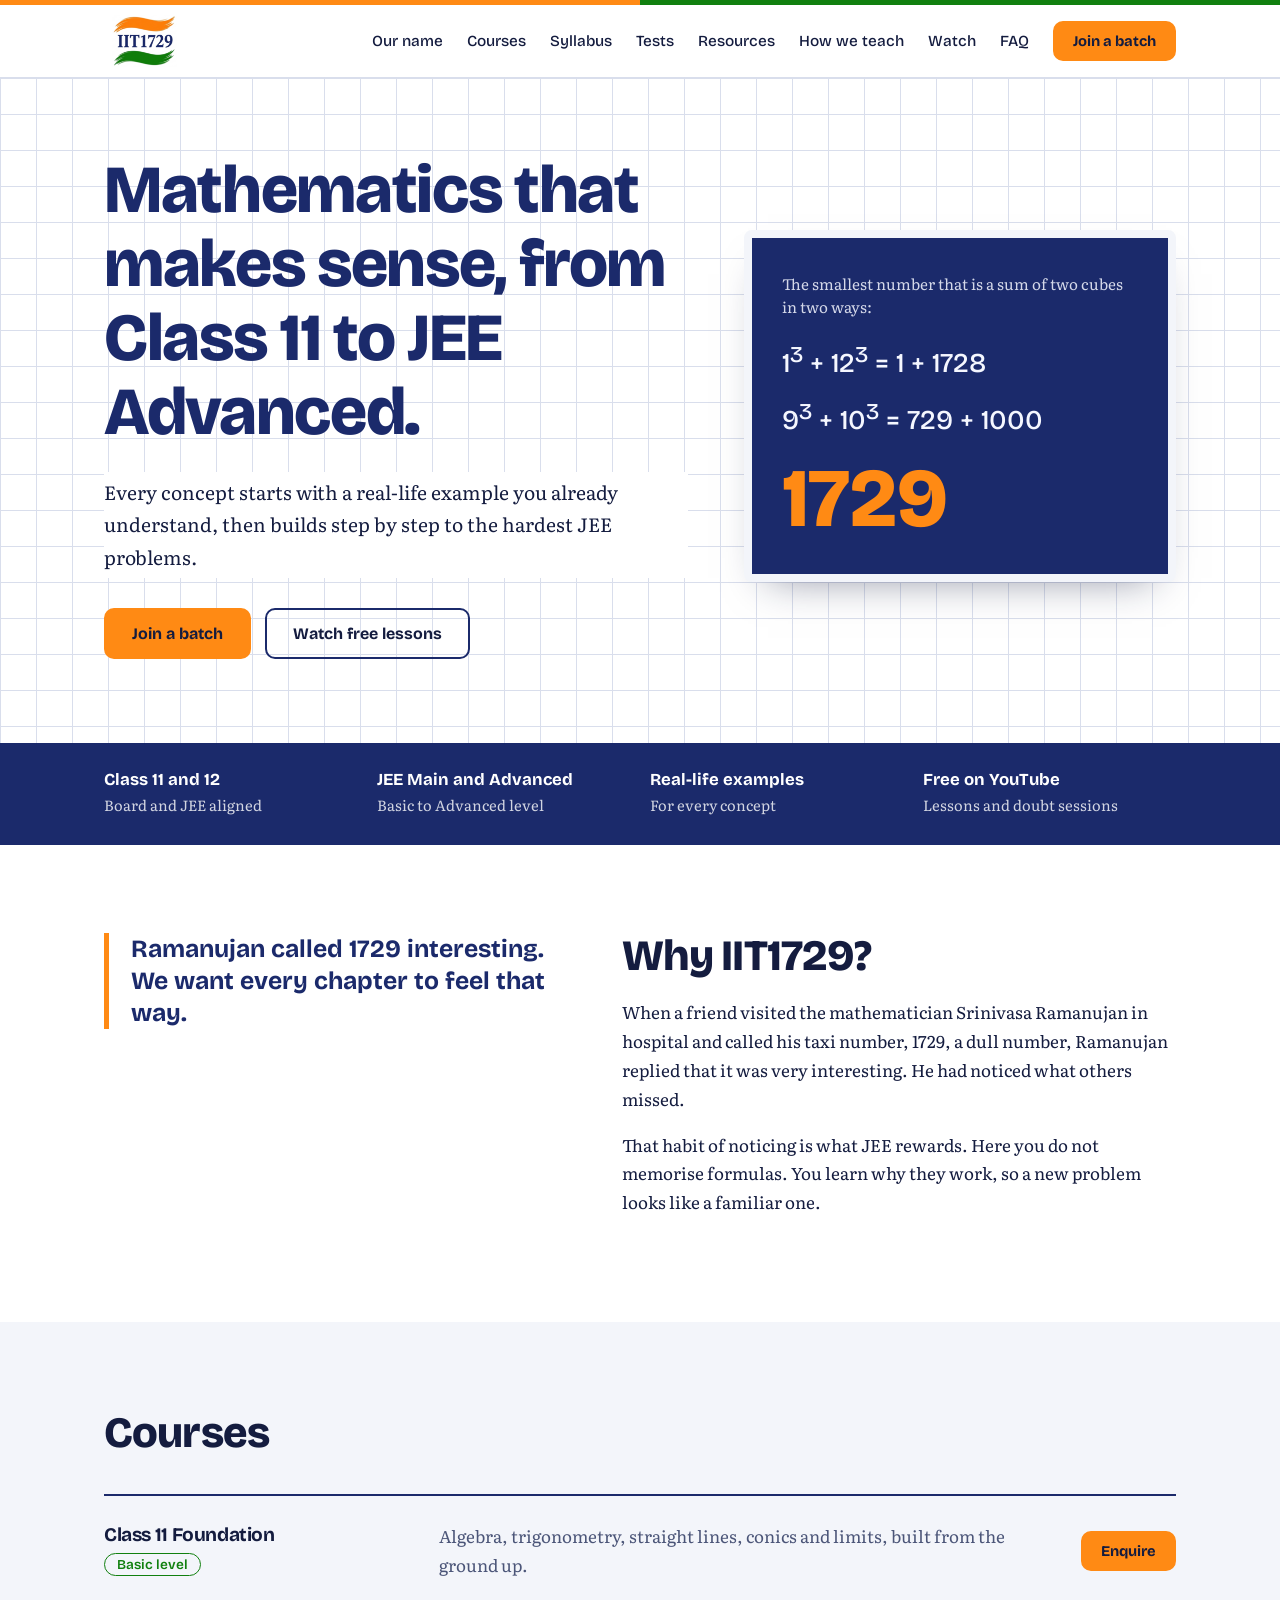
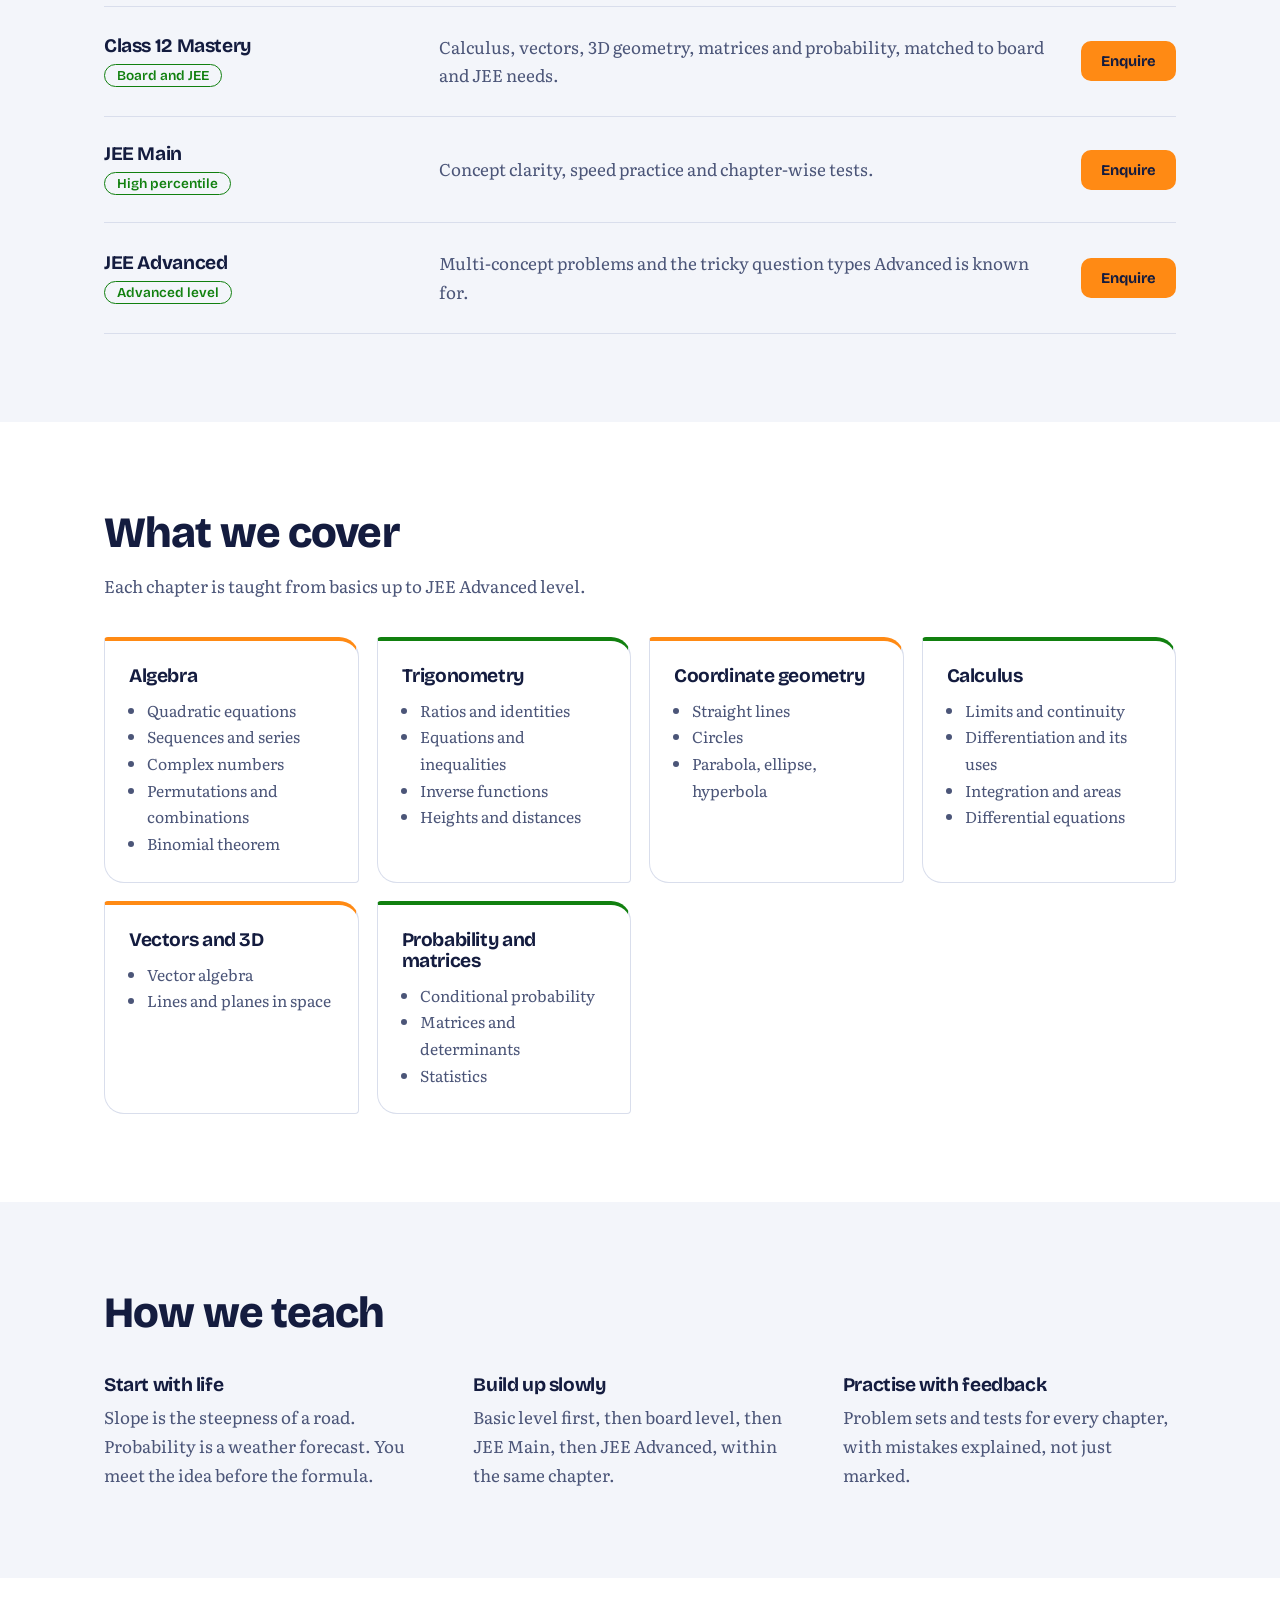
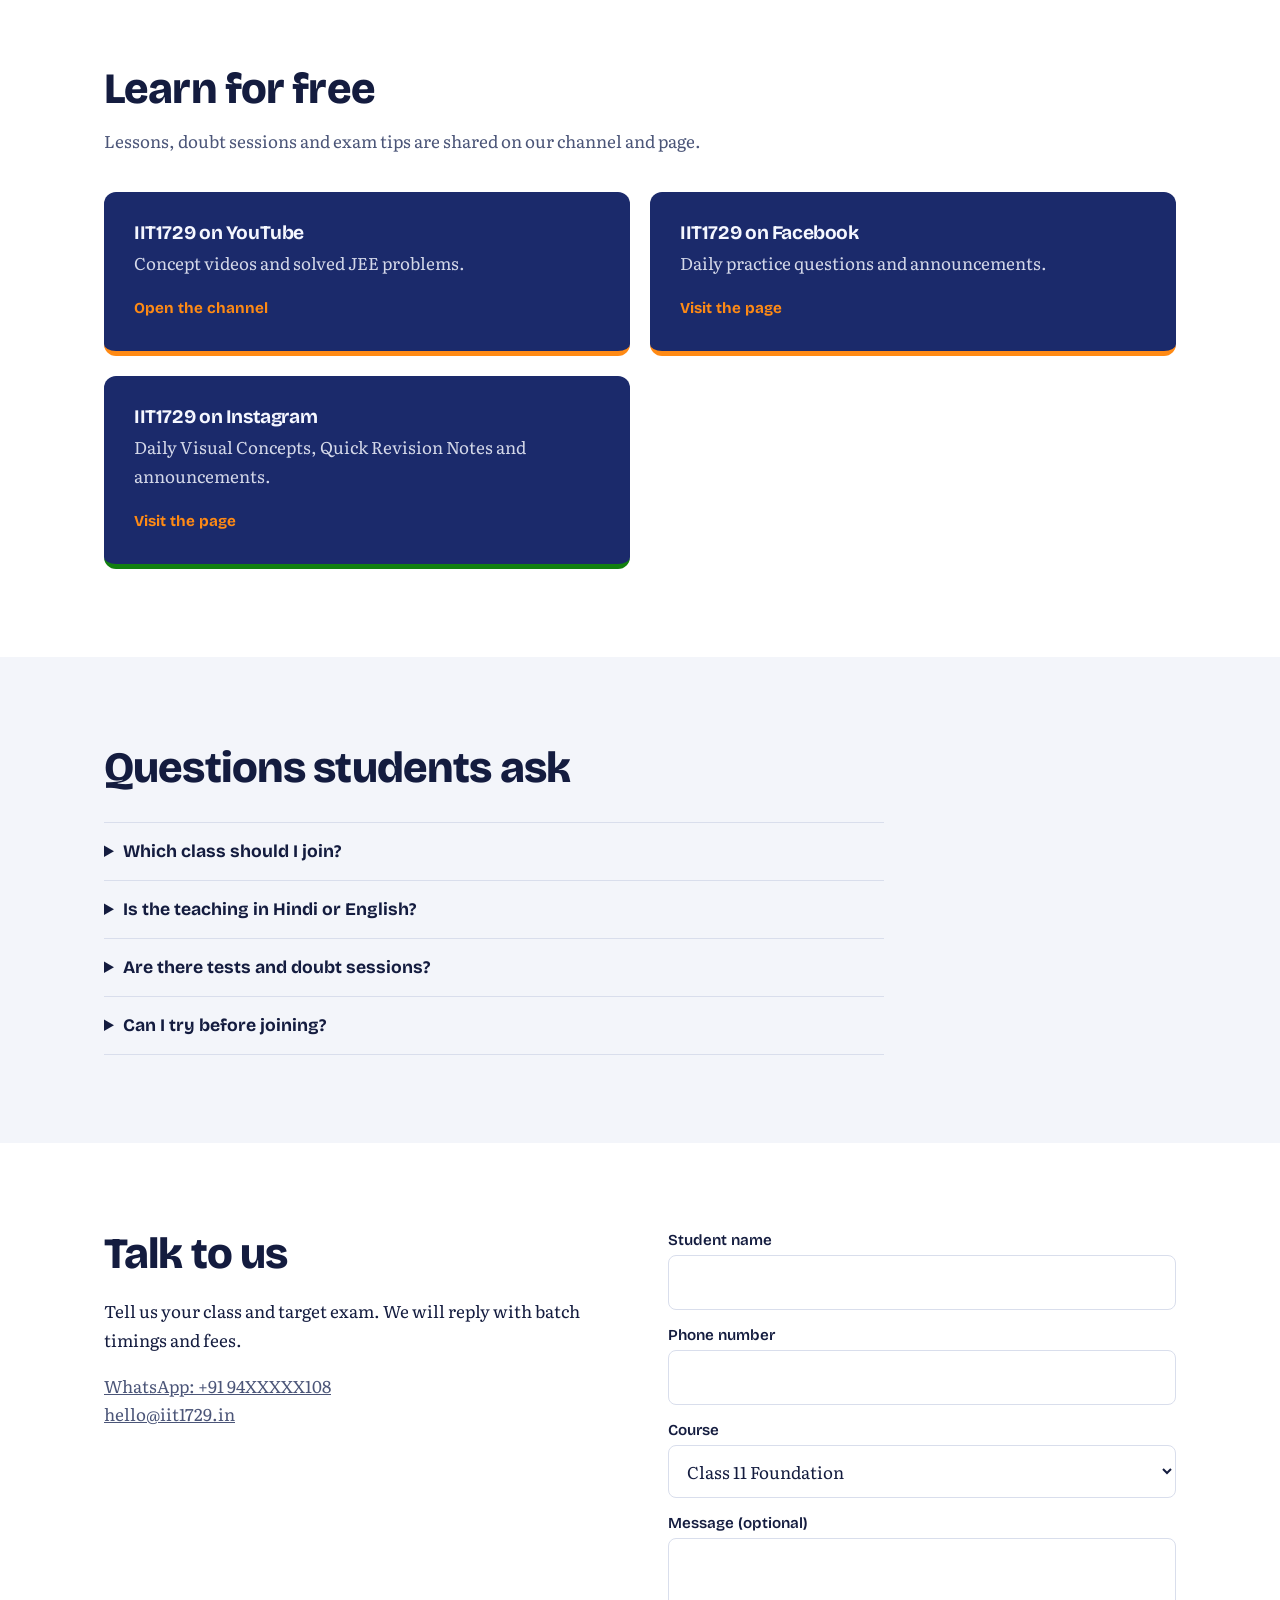
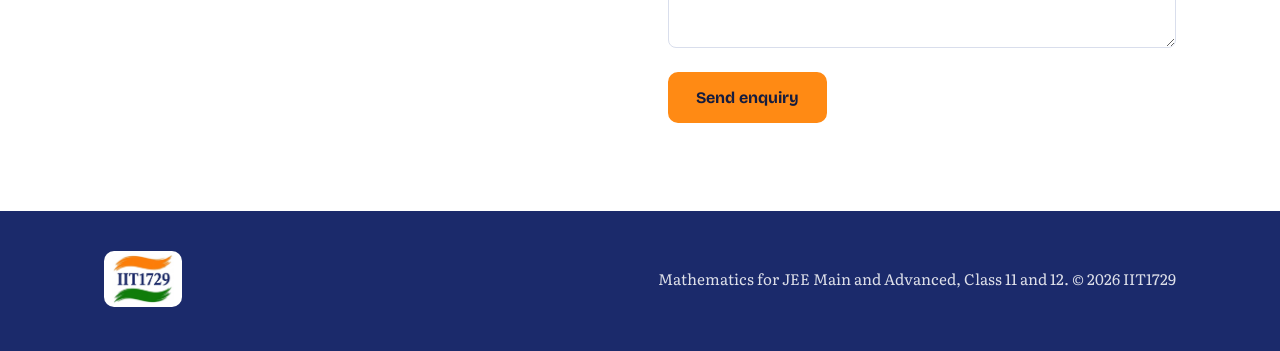
<file: index.html>
<!DOCTYPE html>
<html lang="en">
<head>
<meta charset="utf-8">
<meta name="viewport" content="width=device-width, initial-scale=1, viewport-fit=cover">
<title>IIT1729 | Mathematics for JEE Main & Advanced</title>
<meta name="description" content="Concept-first mathematics coaching for Class 11, Class 12, JEE Main and JEE Advanced.">
<link rel="canonical" href="https://iit1729.com/">
<meta name="theme-color" content="#1B2A6B">
<meta property="og:type" content="website"><meta property="og:title" content="IIT1729 | Mathematics for JEE Main & Advanced">
<meta property="og:description" content="Concept-first mathematics coaching for Class 11, Class 12, JEE Main and JEE Advanced.">
<meta property="og:url" content="https://iit1729.com/"><meta property="og:image" content="https://iit1729.com/og-image.png">
<meta name="twitter:card" content="summary_large_image">
<link rel="icon" href="favicon-32.png" sizes="32x32"><link rel="apple-touch-icon" href="icon-192.png">
<script type="application/ld+json">{"@context":"https://schema.org","@type":"EducationalOrganization","name":"IIT1729","url":"https://iit1729.com/","logo":"https://iit1729.com/logo.png","description":"Mathematics coaching for JEE Main, JEE Advanced and Class 11-12.","sameAs":["YOUTUBE_URL","FACEBOOK_URL"]}</script>
<link rel="preconnect" href="https://fonts.googleapis.com">
<link href="https://fonts.googleapis.com/css2?family=Bricolage+Grotesque:wght@500;700;800&family=Literata:wght@400;600&display=swap" rel="stylesheet">
<link rel="stylesheet" href="style.css">
</head>
<body>
<div class="flag"></div>
<header class="top"><div class="wrap bar">
  <a class="brand" href="#top" aria-label="IIT1729 home"><img src="logo.png" alt="IIT1729"></a>
  <button class="menu-btn" id="menuBtn" aria-expanded="false" aria-controls="nav">Menu</button>
  <nav id="nav" aria-label="Main"><a href="#story">Our name</a><a href="#courses">Courses</a><a href="#syllabus">Syllabus</a><a href="tests.html">Tests</a><a href="resources.html" aria-current="page">Resources</a><a href="#method">How we teach</a><a href="#watch">Watch</a><a href="#faq">FAQ</a><a class="btn sm" href="#contact">Join a batch</a></nav>
</div></header>

<main id="top">
<section class="hero"><div class="wrap">
  <div>
    <h1>Mathematics that makes sense, from Class 11 to JEE Advanced.</h1>
    <p class="lead">Every concept starts with a real-life example you already understand, then builds step by step to the hardest JEE problems.</p>
    <div class="cta"><a class="btn" href="#contact">Join a batch</a><a class="btn ghost" href="#watch">Watch free lessons</a></div>
  </div>
  <div class="board" aria-label="1729 is the smallest number that is a sum of two cubes in two different ways">
    <small>The smallest number that is a sum of two cubes in two ways:</small>
    <div class="eq">1<sup>3</sup> + 12<sup>3</sup> = 1 + 1728</div>
    <div class="eq">9<sup>3</sup> + 10<sup>3</sup> = 729 + 1000</div>
    <div class="big">1729</div>
  </div>
</div></section>

<div class="facts"><div class="wrap">
  <div><b>Class 11 and 12</b><span>Board and JEE aligned</span></div>
  <div><b>JEE Main and Advanced</b><span>Basic to Advanced level</span></div>
  <div><b>Real-life examples</b><span>For every concept</span></div>
  <div><b>Free on YouTube</b><span>Lessons and doubt sessions</span></div>
</div></div>

<section id="story"><div class="wrap story">
  <p class="pull">Ramanujan called 1729 interesting. We want every chapter to feel that way.</p>
  <div>
    <h2>Why IIT1729?</h2>
    <p style="margin-top:18px">When a friend visited the mathematician Srinivasa Ramanujan in hospital and called his taxi number, 1729, a dull number, Ramanujan replied that it was very interesting. He had noticed what others missed.</p>
    <p>That habit of noticing is what JEE rewards. Here you do not memorise formulas. You learn why they work, so a new problem looks like a familiar one.</p>
  </div>
</div></section>

<section id="courses" class="alt"><div class="wrap">
  <h2>Courses</h2>
  <div class="courses">
    <div class="row"><div><h3>Class 11 Foundation</h3><span class="tag">Basic level</span></div><p class="muted">Algebra, trigonometry, straight lines, conics and limits, built from the ground up.</p><a class="btn sm" href="#contact">Enquire</a></div>
    <div class="row"><div><h3>Class 12 Mastery</h3><span class="tag">Board and JEE</span></div><p class="muted">Calculus, vectors, 3D geometry, matrices and probability, matched to board and JEE needs.</p><a class="btn sm" href="#contact">Enquire</a></div>
    <div class="row"><div><h3>JEE Main</h3><span class="tag">High percentile</span></div><p class="muted">Concept clarity, speed practice and chapter-wise tests.</p><a class="btn sm" href="#contact">Enquire</a></div>
    <div class="row"><div><h3>JEE Advanced</h3><span class="tag">Advanced level</span></div><p class="muted">Multi-concept problems and the tricky question types Advanced is known for.</p><a class="btn sm" href="#contact">Enquire</a></div>
  </div>
</div></section>

<section id="syllabus"><div class="wrap">
  <h2>What we cover</h2>
  <p class="muted sub">Each chapter is taught from basics up to JEE Advanced level.</p>
  <div class="topics">
    <div class="topic"><h3>Algebra</h3><ul><li>Quadratic equations</li><li>Sequences and series</li><li>Complex numbers</li><li>Permutations and combinations</li><li>Binomial theorem</li></ul></div>
    <div class="topic"><h3>Trigonometry</h3><ul><li>Ratios and identities</li><li>Equations and inequalities</li><li>Inverse functions</li><li>Heights and distances</li></ul></div>
    <div class="topic"><h3>Coordinate geometry</h3><ul><li>Straight lines</li><li>Circles</li><li>Parabola, ellipse, hyperbola</li></ul></div>
    <div class="topic"><h3>Calculus</h3><ul><li>Limits and continuity</li><li>Differentiation and its uses</li><li>Integration and areas</li><li>Differential equations</li></ul></div>
    <div class="topic"><h3>Vectors and 3D</h3><ul><li>Vector algebra</li><li>Lines and planes in space</li></ul></div>
    <div class="topic"><h3>Probability and matrices</h3><ul><li>Conditional probability</li><li>Matrices and determinants</li><li>Statistics</li></ul></div>
  </div>
</div></section>

<section id="method" class="alt"><div class="wrap">
  <h2>How we teach</h2>
  <div class="method">
    <div><h3>Start with life</h3><p>Slope is the steepness of a road. Probability is a weather forecast. You meet the idea before the formula.</p></div>
    <div><h3>Build up slowly</h3><p>Basic level first, then board level, then JEE Main, then JEE Advanced, within the same chapter.</p></div>
    <div><h3>Practise with feedback</h3><p>Problem sets and tests for every chapter, with mistakes explained, not just marked.</p></div>
  </div>
</div></section>

<section id="watch"><div class="wrap">
  <h2>Learn for free</h2>
  <p class="muted sub">Lessons, doubt sessions and exam tips are shared on our channel and page.</p>
  <div class="social">
    <a href="https://www.youtube.com/@iit1729" target="_blank" rel="noopener"><h3>IIT1729 on YouTube</h3><p>Concept videos and solved JEE problems.</p><span>Open the channel</span></a>
    <a href="https://www.facebook.com/iit1729" target="_blank" rel="noopener"><h3>IIT1729 on Facebook</h3><p>Daily practice questions and announcements.</p><span>Visit the page</span></a>
    <a href="https://www.instagram.com/iit.1729" target="_blank" rel="noopener"><h3>IIT1729 on Instagram</h3><p>Daily Visual Concepts, Quick Revision Notes and announcements.</p><span>Visit the page</span></a>
  </div>
</div></section>

<section id="faq" class="alt"><div class="wrap">
  <h2>Questions students ask</h2>
  <div class="faq">
    <details><summary>Which class should I join?</summary><p>Class 11 students start with Foundation. Class 12 students and droppers join Mastery or the JEE batches. If you are unsure, send an enquiry and we will guide you.</p></details>
    <details><summary>Is the teaching in Hindi or English?</summary><p>Tell us your preference in the enquiry form and we will share the batch that suits you.</p></details>
    <details><summary>Are there tests and doubt sessions?</summary><p>Yes. Every chapter has a problem set and a test, and doubts are cleared in regular sessions.</p></details>
    <details><summary>Can I try before joining?</summary><p>Our free lessons on YouTube show exactly how we teach.</p></details>
  </div>
</div></section>

<section id="contact"><div class="wrap contact">
  <div>
    <h2>Talk to us</h2>
    <p style="margin-top:18px">Tell us your class and target exam. We will reply with batch timings and fees.</p>
    <p class="muted"><a href="https://wa.me/91-9XXXXX108">WhatsApp: +91 94XXXXX108</a><br><a href="mailto:hello@iit1729.in">hello@iit1729.in</a></p>
  </div>
  <div>
     <form name="enquiry" method="POST" action=" https://script.google.com/macros/s/AKfycbyCpH-KitrDa6eTCSdERliB6nuw0RMLHdMDxTlfdlCoGx4qX-52k3vZqofdv4uhQfs/exec">
     <input type="text" name="_gotcha" style="display:none" tabindex="-1" autocomplete="off">
      
      <label for="n">Student name</label><input id="n" name="name" autocomplete="name" required>
      <label for="p">Phone number</label><input id="p" name="phone" type="tel" autocomplete="tel" pattern="[0-9]{10}" maxlength="10" title="Please enter a 10-digit phone number" required>
      <label for="c">Course</label>
      <select id="c" name="course"><option>Class 11 Foundation</option><option>Class 12 Mastery</option><option>JEE Main</option><option>JEE Advanced</option></select>
      <label for="m">Message (optional)</label><textarea id="m" name="message"></textarea>
      <button class="btn" type="submit">Send enquiry</button>
    </form>
  </div>
</div></section>
</main>

<footer><div class="wrap"><img src="logo.png" alt="IIT1729"><p>Mathematics for JEE Main and Advanced, Class 11 and 12. &copy; <span id="year">2026</span> IIT1729</p></div></footer>
<script src="script.js"></script>
</body>
</html>
</file>
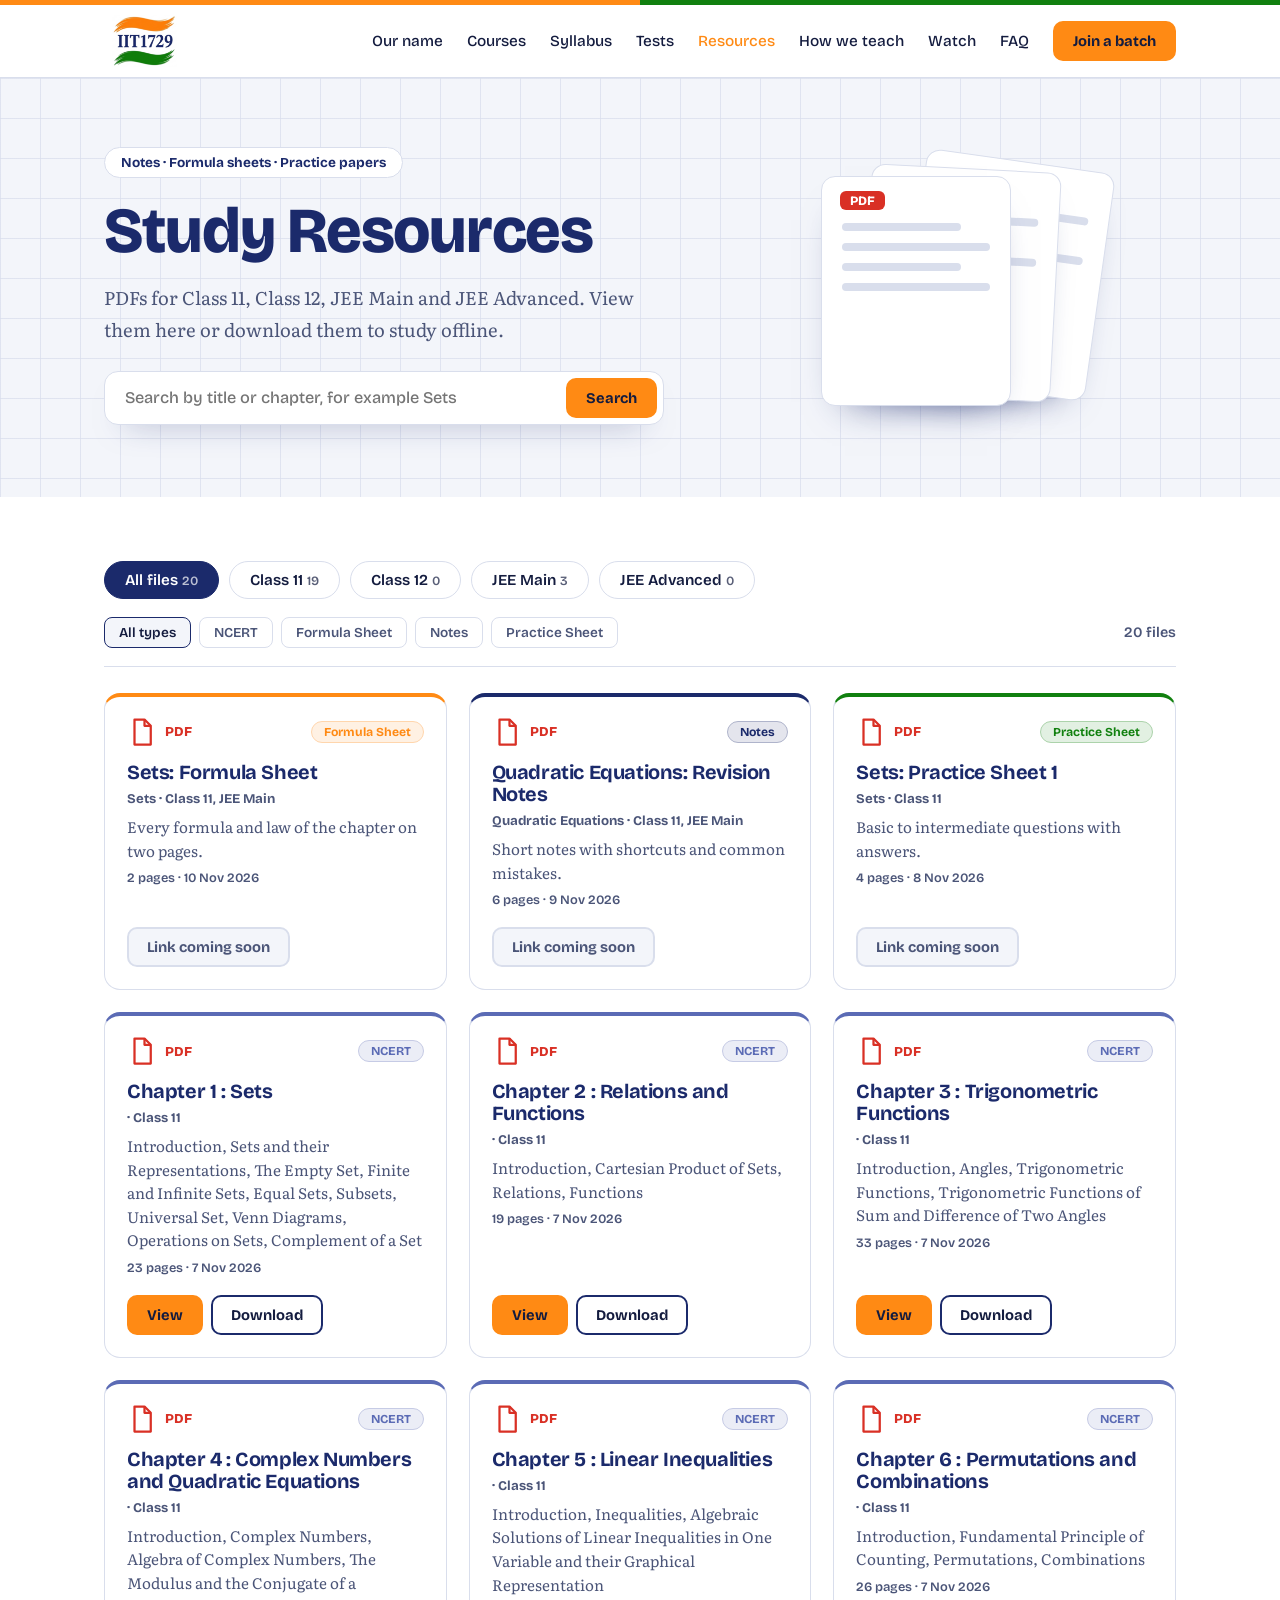
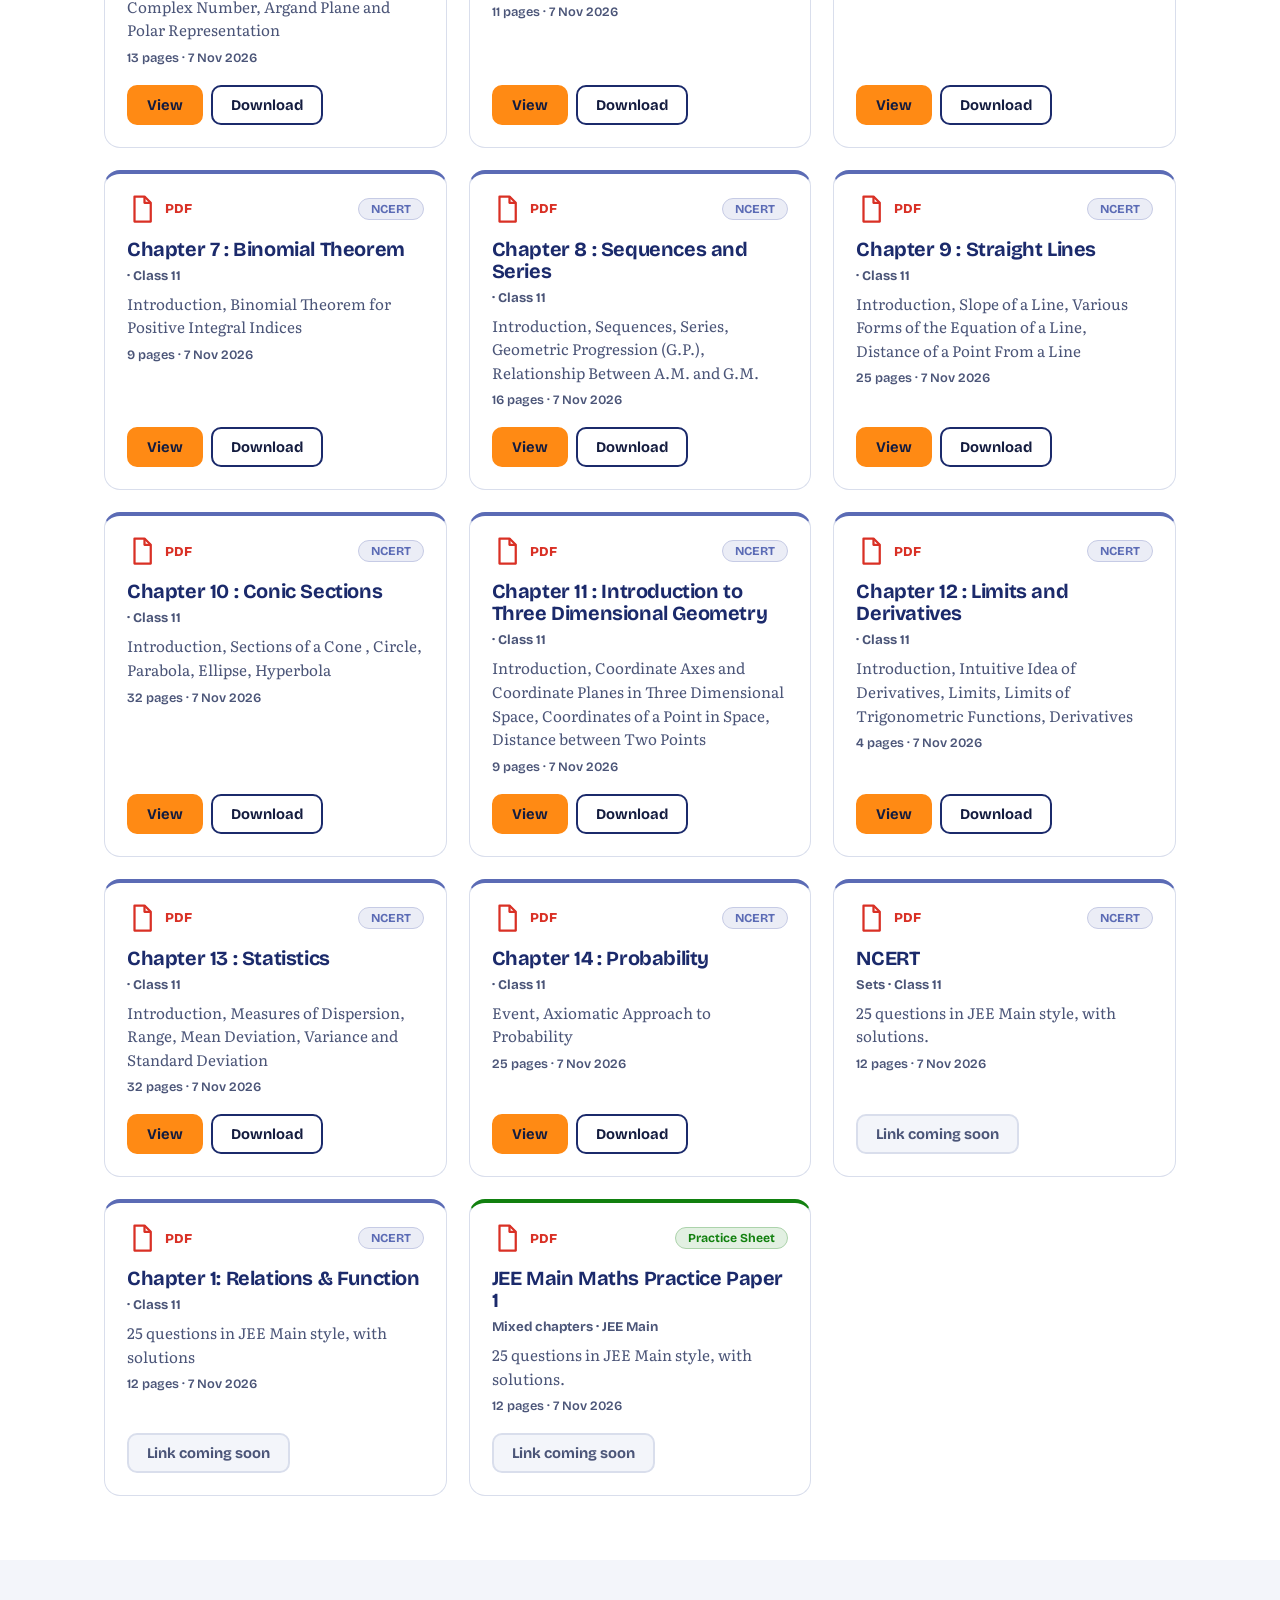
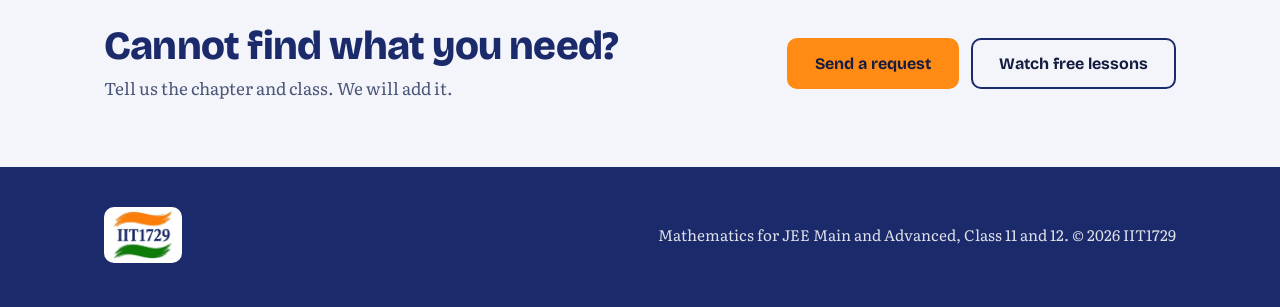
<file: resources.html>
<!DOCTYPE html>
<html lang="en">
<head>
<meta charset="utf-8">
<meta name="viewport" content="width=device-width, initial-scale=1, viewport-fit=cover">
<title>Study Resources | IIT1729</title>
<meta name="description" content="Mathematics PDFs for Class 11, Class 12, JEE Main and JEE Advanced: notes, formula sheets and practice papers.">
<meta name="theme-color" content="#1B2A6B">
<link rel="icon" href="favicon-32.png" sizes="32x32"><link rel="apple-touch-icon" href="icon-192.png">
<link rel="preconnect" href="https://fonts.googleapis.com">
<link href="https://fonts.googleapis.com/css2?family=Bricolage+Grotesque:wght@500;700;800&family=Literata:wght@400;600&display=swap" rel="stylesheet">
<link rel="stylesheet" href="resources.css">
<script defer src="resources-data.js"></script>
<script defer src="resources.js"></script>
</head>
<body>
<!-- Header: same as the home page -->
<div class="flag"></div>
<header class="top"><div class="wrap bar">
  <a class="brand" href="index.html" aria-label="IIT1729 home"><img src="logo.png" alt="IIT1729"></a>
  <button class="menu-btn" id="menuBtn" aria-expanded="false" aria-controls="nav">Menu</button>
  <nav id="nav" aria-label="Main"><a href="index.html#story">Our name</a><a href="index.html#courses">Courses</a><a href="index.html#syllabus">Syllabus</a><a href="tests.html">Tests</a><a href="resources.html" aria-current="page">Resources</a><a href="index.html#method">How we teach</a><a href="index.html#watch">Watch</a><a href="index.html#faq">FAQ</a><a class="btn sm" href="index.html#contact">Join a batch</a></nav>
</div></header>

<main>
<!-- Hero with search -->
<section class="hero"><div class="wrap hero-grid">
  <div>
    <span class="pill">Notes · Formula sheets · Practice papers </span>
    <h1>Study Resources</h1>
    <p class="lead">PDFs for Class 11, Class 12, JEE Main and JEE Advanced. View them here or download them to study offline.</p>
    <form class="search" role="search" id="searchForm">
      <label class="vh" for="search">Search resources</label>
      <input id="search" type="search" placeholder="Search by title or chapter, for example Sets" autocomplete="off">
      <button class="btn sm" type="submit">Search</button>
    </form>
  </div>
  <div class="stack" aria-hidden="true">
    <div class="sheet s3"><i></i><i></i><i></i></div><div class="sheet s2"><i></i><i></i><i></i></div>
    <div class="sheet s1"><span>PDF</span><i></i><i></i><i></i><i></i></div>
  </div>
</div></section>

<!-- Files -->
<section class="sec" id="list"><div class="wrap">
  <div class="tabs" id="tabs" role="group" aria-label="Choose a course"></div>
  <div class="bar2">
    <div class="types" id="types" role="group" aria-label="Choose a type of file"></div>
    <p id="count" aria-live="polite"></p>
  </div>
  <div class="cards" id="cards"></div>
  <p class="note" id="note" hidden></p>
  <noscript><p class="note">Please turn on JavaScript to see the resources list.</p></noscript>
</div></section>

<section class="sec alt"><div class="wrap cta">
  <div><h2>Cannot find what you need?</h2><p>Tell us the chapter and class. We will add it.</p></div>
  <div class="cta-btns"><a class="btn" href="index.html#contact">Send a request</a><a class="btn ghost" href="index.html">Watch free lessons</a></div>
</div></section>
</main>

<!-- Footer: same as the home page -->
<footer><div class="wrap"><img src="logo.png" alt="IIT1729"><p>Mathematics for JEE Main and Advanced, Class 11 and 12. &copy; <span id="year">2026</span> IIT1729</p></div></footer>

<!-- PDF viewer window -->
<div class="modal" id="modal" hidden role="dialog" aria-modal="true" aria-labelledby="mTitle">
  <div class="mbox">
    <div class="mbar"><b id="mTitle"></b><div class="mbtns"><a class="btn sm ghost" id="mOpen" target="_blank" rel="noopener">Open in Drive</a><a class="btn sm" id="mDown" target="_blank" rel="noopener">Download</a><button class="x" id="mClose" aria-label="Close viewer">×</button></div></div>
    <iframe id="mFrame" title="PDF preview"></iframe>
    <p class="mnote">If the preview does not load, use "Open in Drive".</p>
  </div>
</div>
</body>
</html>
</file>
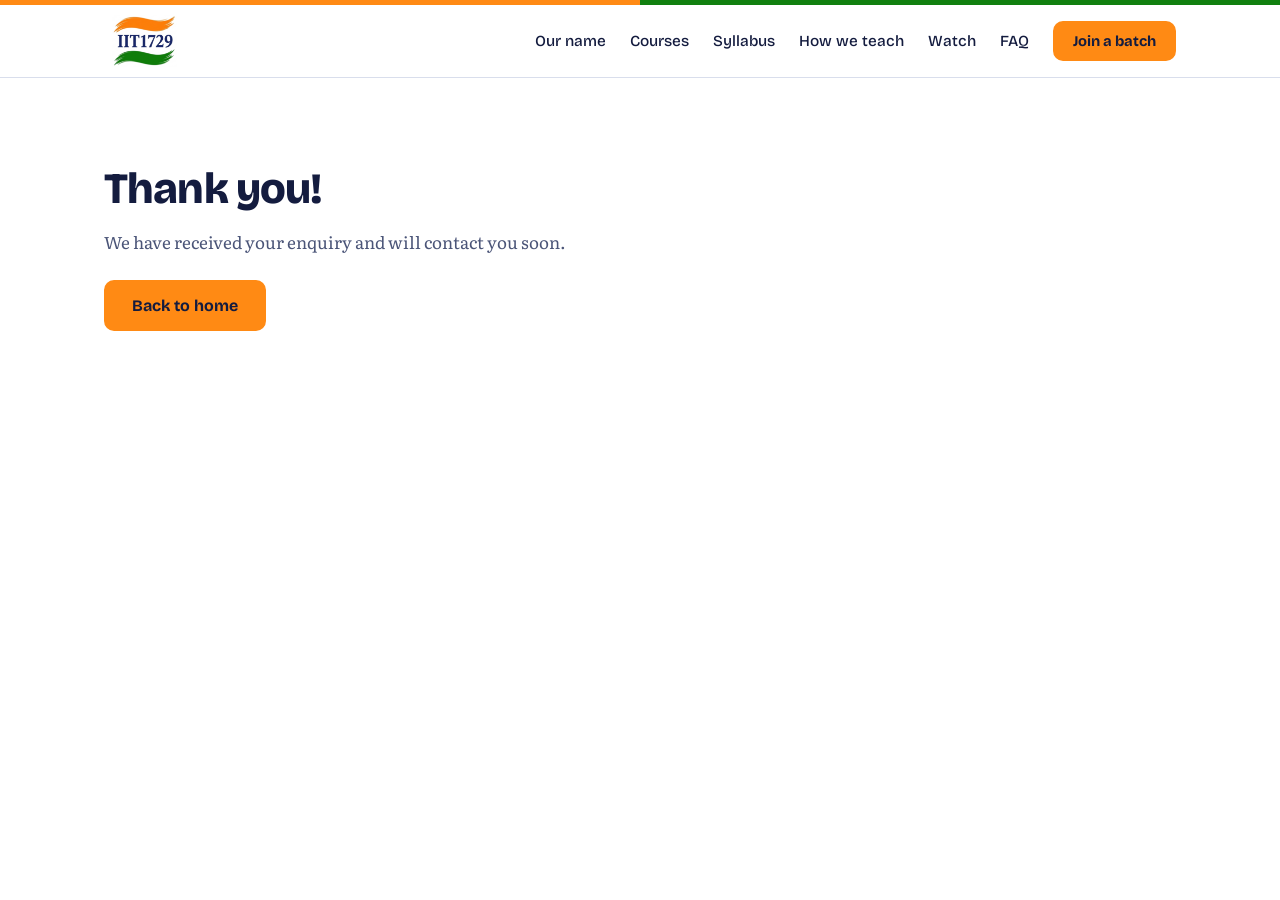
<file: thanks.html>
<!DOCTYPE html>
<html lang="en">
<head>
<meta charset="utf-8">
<meta name="viewport" content="width=device-width, initial-scale=1, viewport-fit=cover">
<title>Thank you | IIT1729</title>
<meta name="description" content="Concept-first mathematics coaching for Class 11, Class 12, JEE Main and JEE Advanced.">
<link rel="canonical" href="https://iit1729.com/">
<meta name="theme-color" content="#1B2A6B">
<meta property="og:type" content="website"><meta property="og:title" content="IIT1729 | Mathematics for JEE Main & Advanced">
<meta property="og:description" content="Concept-first mathematics coaching for Class 11, Class 12, JEE Main and JEE Advanced.">
<meta property="og:url" content="https://iit1729.com/"><meta property="og:image" content="https://iit1729.com/og-image.png">
<meta name="twitter:card" content="summary_large_image">
<link rel="icon" href="favicon-32.png" sizes="32x32"><link rel="apple-touch-icon" href="icon-192.png">
<script type="application/ld+json">{"@context":"https://schema.org","@type":"EducationalOrganization","name":"IIT1729","url":"https://iit1729.com/","logo":"https://iit1729.com/logo.png","description":"Mathematics coaching for JEE Main, JEE Advanced and Class 11-12.","sameAs":["YOUTUBE_URL","FACEBOOK_URL"]}</script>
<link rel="preconnect" href="https://fonts.googleapis.com">
<link href="https://fonts.googleapis.com/css2?family=Bricolage+Grotesque:wght@500;700;800&family=Literata:wght@400;600&display=swap" rel="stylesheet">
<link rel="stylesheet" href="style.css">
<meta name="robots" content="noindex"></head>
<body>
<div class="flag"></div>
<header class="top"><div class="wrap bar">
  <a class="brand" href="#top" aria-label="IIT1729 home"><img src="logo.png" alt="IIT1729"></a>
  <button class="menu-btn" id="menuBtn" aria-expanded="false" aria-controls="nav">Menu</button>
  <nav id="nav" aria-label="Main"><a href="#story">Our name</a><a href="#courses">Courses</a><a href="#syllabus">Syllabus</a><a href="#method">How we teach</a><a href="#watch">Watch</a><a href="#faq">FAQ</a><a class="btn sm" href="#contact">Join a batch</a></nav>
</div></header>

<main><section><div class="wrap"><h2>Thank you!</h2><p class="muted sub">We have received your enquiry and will contact you soon.</p><p style="margin-top:24px"><a class="btn" href="/">Back to home</a></p></div></section></main><script src="script.js"></script>
</body></html>
</file>
<file: style.css>
:root{
  --bg:#FFFFFF;--alt:#F3F5FA;--ink:#141C3F;--muted:#4B5578;--line:#D9DEEC;
  --navy:#1B2A6B;--saffron:#FF8A14;--green:#11800F;--panel:#1B2A6B;--chalk:#F5F7FF;
  --head:"Bricolage Grotesque","Trebuchet MS",system-ui,sans-serif;--body:"Literata",Georgia,serif;
  box-sizing:border-box;padding-top:env(safe-area-inset-top,0px);padding-bottom:env(safe-area-inset-bottom,0px)}
@media (prefers-color-scheme:dark){:root:not([data-theme="light"]){
  --bg:#0A1024;--alt:#111A38;--ink:#E9EDFB;--muted:#A3AED0;--line:#243158;--panel:#16224D;--green:#3BBF38;color-scheme:dark}}
:root[data-theme="dark"]{--bg:#0A1024;--alt:#111A38;--ink:#E9EDFB;--muted:#A3AED0;--line:#243158;--panel:#16224D;--green:#3BBF38;color-scheme:dark}
*,*::before,*::after{box-sizing:inherit}
html{scroll-behavior:smooth;scroll-padding-top:calc(env(safe-area-inset-top,0px) + 84px)}
body{margin:0;background:var(--bg);color:var(--ink);font:400 1.0625rem/1.7 var(--body)}
body::before{content:"";position:fixed;inset:0 0 auto;height:env(safe-area-inset-top,0px);background:var(--bg);z-index:30}
h1,h2,h3{font-family:var(--head);line-height:1.1;margin:0;letter-spacing:-.02em}
h2{font-size:clamp(1.9rem,4vw,2.7rem);font-weight:800}
h3{font-size:1.2rem;font-weight:700}
p{margin:0 0 1em;max-width:62ch}
a{color:inherit}
:focus-visible{outline:3px solid var(--saffron);outline-offset:3px}
.wrap{max-width:1120px;margin:0 auto;padding:0 24px}
section{padding:88px 0}
.alt{background:var(--alt)}
.muted{color:var(--muted)}
.sub{margin-top:14px}
.flag{height:5px;background:linear-gradient(90deg,var(--saffron) 0 50%,var(--green) 50% 100%)}

header.top{position:sticky;top:env(safe-area-inset-top,0px);z-index:20;background:var(--bg);border-bottom:1px solid var(--line)}
.bar{display:flex;align-items:center;justify-content:space-between;gap:20px;height:72px}
.brand{display:flex;align-items:center;text-decoration:none;background:#fff;border-radius:10px;padding:2px 8px}
.brand img{height:52px;width:auto;display:block}
nav{display:flex;align-items:center;gap:24px;font:500 .96rem var(--head)}
nav a{text-decoration:none;white-space:nowrap}
nav a:not(.btn):hover{color:var(--saffron)}
.menu-btn{display:none;background:transparent;color:var(--ink);font:600 .95rem var(--head);border:1.5px solid var(--line);border-radius:8px;padding:8px 16px;cursor:pointer}
.btn{display:inline-block;background:var(--saffron);color:#141C3F;font:700 1rem var(--head);padding:14px 26px;border-radius:10px;text-decoration:none;border:2px solid var(--saffron);cursor:pointer}
.btn:hover{filter:brightness(1.07)}
.btn.sm{padding:9px 18px;font-size:.92rem}
.btn.ghost{background:transparent;color:var(--ink);border-color:var(--navy)}
:root[data-theme="dark"] .btn.ghost{border-color:var(--line)}
@media (prefers-color-scheme:dark){:root:not([data-theme="light"]) .btn.ghost{border-color:var(--line)}}

.hero{padding:76px 0 84px;background:linear-gradient(var(--line) 1px,transparent 1px) 0 0/36px 36px,linear-gradient(90deg,var(--line) 1px,transparent 1px) 0 0/36px 36px;position:relative}
.hero .wrap{display:grid;grid-template-columns:1.15fr .85fr;gap:56px;align-items:center}
.hero h1{font-size:clamp(2.5rem,5.6vw,4.2rem);font-weight:800;color:var(--navy)}
:root[data-theme="dark"] .hero h1{color:var(--ink)}
@media (prefers-color-scheme:dark){:root:not([data-theme="light"]) .hero h1{color:var(--ink)}}
.hero .lead{font-size:1.2rem;margin:22px 0 30px;background:var(--bg);padding:4px 0;max-width:54ch}
.cta{display:flex;flex-wrap:wrap;gap:14px}
.board{background:var(--panel);color:var(--chalk);border-radius:8px;padding:34px 30px;border:8px solid var(--alt);font-family:var(--head);box-shadow:0 20px 40px -24px rgba(20,28,63,.5)}
.board small{display:block;font:400 .95rem var(--body);opacity:.85;margin-bottom:18px}
.eq{font-size:clamp(1.25rem,2.8vw,1.7rem);font-weight:500;margin:6px 0;opacity:0;animation:chalk .7s ease forwards}
.eq:nth-of-type(2){animation-delay:.8s}
.big{font-size:clamp(3.4rem,9vw,5.2rem);font-weight:800;color:var(--saffron);line-height:1;margin-top:14px;opacity:0;animation:chalk .7s 1.5s ease forwards}
@keyframes chalk{to{opacity:1}}
@media (prefers-reduced-motion:reduce){.eq,.big{animation:none;opacity:1}html{scroll-behavior:auto}}

.facts{background:var(--navy);color:#fff}
.facts .wrap{display:grid;grid-template-columns:repeat(4,1fr);gap:20px;padding-top:26px;padding-bottom:26px}
.facts b{display:block;font:700 1.05rem var(--head)}
.facts span{font-size:.92rem;opacity:.8}

.story{display:grid;grid-template-columns:1fr 1.2fr;gap:56px;align-items:start}
.pull{font:700 1.55rem/1.3 var(--head);border-left:5px solid var(--saffron);padding-left:22px;color:var(--navy)}
:root[data-theme="dark"] .pull{color:var(--ink)}
@media (prefers-color-scheme:dark){:root:not([data-theme="light"]) .pull{color:var(--ink)}}

.courses{border-top:2px solid var(--navy);margin-top:36px}
.row{display:grid;grid-template-columns:1fr 2fr auto;gap:28px;align-items:center;padding:26px 0;border-bottom:1px solid var(--line)}
.row p{margin:0}
.tag{display:inline-block;margin-top:8px;font:600 .85rem var(--head);color:var(--green);border:1px solid var(--green);border-radius:99px;padding:2px 12px}

.topics{display:grid;grid-template-columns:repeat(auto-fit,minmax(250px,1fr));gap:18px;margin-top:36px}
.topic{background:var(--bg);border:1px solid var(--line);border-top:4px solid var(--saffron);padding:24px;border-radius:4px 20px 4px 20px}
.topic:nth-child(even){border-top-color:var(--green)}
.topic ul{margin:12px 0 0;padding-left:18px;color:var(--muted);font-size:.98rem;line-height:1.7}

.method{display:grid;grid-template-columns:repeat(auto-fit,minmax(230px,1fr));gap:36px;margin-top:36px}
.method h3{margin-bottom:8px}
.method p{color:var(--muted);margin:0}

.social{display:grid;grid-template-columns:1fr 1fr;gap:20px;margin-top:36px}
.social a{display:block;text-decoration:none;background:var(--panel);color:var(--chalk);padding:30px;border-radius:12px;border-bottom:5px solid var(--saffron)}
.social a:last-child{border-bottom-color:var(--green)}
.social p{margin:6px 0 14px;opacity:.85}
.social span{color:var(--saffron);font:700 .95rem var(--head)}

.faq{margin-top:30px;border-top:1px solid var(--line);max-width:780px}
details{border-bottom:1px solid var(--line);padding:18px 0}
summary{font:700 1.1rem var(--head);cursor:pointer}
details p{margin:10px 0 0;color:var(--muted)}

.contact{display:grid;grid-template-columns:1fr 1fr;gap:56px}
label{display:block;font:600 .95rem var(--head);margin:0 0 6px}
input,select,textarea{width:100%;font:inherit;padding:12px 14px;border:1.5px solid var(--line);border-radius:8px;background:var(--bg);color:var(--ink);margin-bottom:16px}
textarea{min-height:110px;resize:vertical}
.ok{display:none;padding:14px;border:2px solid var(--green);border-radius:8px;font:600 1rem var(--head)}
footer{background:var(--navy);color:#fff;padding:40px 0 44px}
footer .wrap{display:flex;flex-wrap:wrap;align-items:center;justify-content:space-between;gap:18px}
footer img{height:56px;background:#fff;border-radius:10px;padding:3px 8px;display:block}
footer p{margin:0;opacity:.85;font-size:.95rem}

@media (max-width:860px){
  section{padding:60px 0}
  .hero .wrap,.story,.contact,.social{grid-template-columns:1fr}
  .row{grid-template-columns:1fr;gap:10px}
  .row .btn{justify-self:start}
  .facts .wrap{grid-template-columns:1fr 1fr}
  .menu-btn{display:block}
  nav{display:none;position:absolute;top:100%;left:0;right:0;flex-direction:column;align-items:flex-start;gap:16px;background:var(--bg);padding:18px 24px 22px;border-bottom:1px solid var(--line)}
  nav.open{display:flex}
}

/* Tests page */
[hidden]{display:none!important}
.btn[disabled]{opacity:.45;cursor:not-allowed}
.small{font-size:.9rem}
.tcards{display:grid;grid-template-columns:repeat(auto-fit,minmax(280px,1fr));gap:20px;margin-top:32px}
.tcard{border:1px solid var(--line);border-top:4px solid var(--saffron);border-radius:4px 20px 4px 20px;padding:24px;background:var(--bg)}
.tcard:nth-child(even){border-top-color:var(--green)}
.rhead{display:flex;justify-content:space-between;align-items:center;gap:16px;flex-wrap:wrap;margin-bottom:24px}
.timer{font:800 1.6rem var(--head);background:var(--navy);color:#fff;padding:6px 18px;border-radius:10px}
.rgrid{display:grid;grid-template-columns:1fr 260px;gap:32px;align-items:start}
.qbox{border:1px solid var(--line);border-radius:12px;padding:26px;background:var(--bg)}
.qtext{font-size:1.15rem;margin:8px 0 18px}
.opts{display:grid;gap:10px}
.opt{text-align:left;font:inherit;color:var(--ink);background:var(--bg);border:1.5px solid var(--line);border-radius:10px;padding:12px 16px;cursor:pointer}
.opt b{display:inline-block;width:1.6em;color:var(--muted)}
.opt:hover:not(:disabled){border-color:var(--saffron)}
.opt.sel{border-color:var(--navy);background:var(--alt);box-shadow:inset 4px 0 0 var(--saffron)}
.opt.right{border-color:var(--green);background:var(--alt);box-shadow:inset 4px 0 0 var(--green)}
.opt.wrong{border-color:#C62828;box-shadow:inset 4px 0 0 #C62828}
.sol{margin-top:16px;padding:14px 16px;background:var(--alt);border-left:4px solid var(--saffron);border-radius:6px}
.nav2{display:flex;flex-wrap:wrap;gap:10px;margin-top:22px}
.pal{border:1px solid var(--line);border-radius:12px;padding:20px;position:sticky;top:calc(env(safe-area-inset-top,0px) + 90px)}
.pgrid{display:grid;grid-template-columns:repeat(5,1fr);gap:8px;margin:14px 0}
.pb{font:600 .9rem var(--head);padding:8px 0;border:1.5px solid var(--line);border-radius:8px;background:var(--bg);color:var(--ink);cursor:pointer}
.pb.ans{background:var(--green);border-color:var(--green);color:#fff}
.pb.rev{box-shadow:0 0 0 3px var(--saffron)}
.pb.cur{outline:2px solid var(--navy);outline-offset:2px}
.score{font:800 1.4rem var(--head);margin:10px 0}
.score b{font-size:3.2rem;color:var(--saffron)}
.review{margin-top:30px;display:grid;gap:18px}
.ritem{border:1px solid var(--line);border-left:6px solid var(--line);border-radius:10px;padding:20px}
.ritem.right{border-left-color:var(--green)}.ritem.wrong{border-left-color:#C62828}.ritem.skip{border-left-color:var(--saffron)}
@media (prefers-color-scheme:dark){:root:not([data-theme="light"]) .pb.ans{color:#0A1024}}
:root[data-theme="dark"] .pb.ans{color:#0A1024}
@media (max-width:860px){.rgrid{grid-template-columns:1fr}.pal{position:static}}

/* Smooth page-to-page transition (paste at the very bottom of style.css) */
@view-transition{navigation:auto}
.flag{view-transition-name:site-flag}
header.top{view-transition-name:site-header}
::view-transition-old(root),::view-transition-new(root){animation-duration:.28s}
@media (prefers-reduced-motion:reduce){::view-transition-group(*),::view-transition-old(*),::view-transition-new(*){animation:none!important}}
@supports not (view-transition-name:none){body{animation:pagein .35s ease both}@keyframes pagein{from{opacity:0}to{opacity:1}}}

/* Menu button on tablets: the menu has 10 items and does not fit between 860px and 1100px */
@media (max-width:1100px){
  .menu-btn{display:block}
  nav{display:none;position:absolute;top:100%;left:0;right:0;flex-direction:column;align-items:flex-start;gap:16px;background:var(--bg);padding:18px 24px 22px;border-bottom:1px solid var(--line)}
  nav.open{display:flex}
  .bar{position:relative}
}
</file>
<file: resources.css>
/* Resources page. This file is self-contained: it needs no other CSS file.
   Colours and fonts are the same as the home page (and follow its dark mode). */
:root{--bg:#FFFFFF;--alt:#F3F5FA;--ink:#141C3F;--muted:#4B5578;--line:#D9DEEC;--navy:#1B2A6B;--saffron:#FF8A14;--green:#11800F;
  --head:"Bricolage Grotesque","Trebuchet MS",system-ui,sans-serif;--body:"Literata",Georgia,serif;
  box-sizing:border-box;padding-top:env(safe-area-inset-top,0px);padding-bottom:env(safe-area-inset-bottom,0px)}
@media (prefers-color-scheme:dark){:root{--bg:#0A1024;--alt:#111A38;--ink:#E9EDFB;--muted:#A3AED0;--line:#243158;--green:#3BBF38;color-scheme:dark}}
*,*::before,*::after{box-sizing:inherit}
html{scroll-behavior:smooth;scroll-padding-top:calc(env(safe-area-inset-top,0px) + 84px)}
body{margin:0;background:var(--bg);color:var(--ink);font:400 1.0625rem/1.7 var(--body)}
body::before{content:"";position:fixed;inset:0 0 auto;height:env(safe-area-inset-top,0px);background:var(--bg);z-index:40}
body.lock{overflow:hidden}
h1,h2,h3{font-family:var(--head);line-height:1.1;margin:0;letter-spacing:-.02em;color:var(--navy)}
h2{font-size:clamp(1.8rem,3.8vw,2.5rem);font-weight:800}
p{margin:0}
a{color:inherit}
:focus-visible{outline:3px solid var(--saffron);outline-offset:3px}
.wrap{max-width:1120px;margin:0 auto;padding:0 24px}
.vh{position:absolute;width:1px;height:1px;overflow:hidden;clip:rect(0 0 0 0);white-space:nowrap}
[hidden]{display:none!important}
@media (prefers-color-scheme:dark){h1,h2,h3{color:var(--ink)}}

/* smooth page-to-page transition */
@view-transition{navigation:auto}
.flag{view-transition-name:site-flag}
header.top{view-transition-name:site-header}
::view-transition-old(root),::view-transition-new(root){animation-duration:.28s}
@media (prefers-reduced-motion:reduce){::view-transition-group(*),::view-transition-old(*),::view-transition-new(*){animation:none!important}}

/* ===== header (same as the home page) ===== */
.flag{height:5px;background:linear-gradient(90deg,var(--saffron) 0 50%,var(--green) 50% 100%)}
header.top{position:sticky;top:env(safe-area-inset-top,0px);z-index:30;background:var(--bg);border-bottom:1px solid var(--line)}
.bar{display:flex;align-items:center;justify-content:space-between;gap:20px;height:72px}
.brand{display:flex;align-items:center;text-decoration:none;background:#fff;border-radius:10px;padding:2px 8px}
.brand img{height:52px;width:auto;display:block}
nav{display:flex;align-items:center;gap:24px;font:500 .96rem var(--head)}
nav a{text-decoration:none;white-space:nowrap}
nav a:not(.btn):hover,nav a[aria-current]{color:var(--saffron)}
.menu-btn{display:none;background:transparent;color:var(--ink);font:600 .95rem var(--head);border:1.5px solid var(--line);border-radius:8px;padding:8px 16px;cursor:pointer}
.btn{display:inline-block;background:var(--saffron);color:#141C3F;font:700 1rem var(--head);padding:14px 26px;border-radius:10px;text-decoration:none;border:2px solid var(--saffron);cursor:pointer}
.btn:hover{filter:brightness(1.07)}
.btn.sm{padding:9px 18px;font-size:.92rem}
.btn.ghost{background:transparent;color:var(--ink);border-color:var(--navy)}
@media (prefers-color-scheme:dark){.btn.ghost{border-color:var(--line)}}
.btn.off{background:var(--alt);border-color:var(--line);color:var(--muted);cursor:not-allowed}
.btn.off:hover{filter:none}

/* ===== hero ===== */
.hero{background:linear-gradient(color-mix(in srgb,var(--line) 75%,transparent) 1px,transparent 1px) 0 0/40px 40px,linear-gradient(90deg,color-mix(in srgb,var(--line) 75%,transparent) 1px,transparent 1px) 0 0/40px 40px,var(--alt)}
.hero-grid{display:grid;grid-template-columns:1.2fr .8fr;gap:48px;align-items:center;padding-top:68px;padding-bottom:72px}
.hero-grid>*{min-width:0}
.pill{display:inline-block;font:700 .85rem var(--head);color:var(--navy);background:var(--bg);border:1px solid var(--line);border-radius:99px;padding:6px 16px;margin-bottom:18px}
@media (prefers-color-scheme:dark){.pill{color:var(--ink)}}
.hero h1{font-size:clamp(2.5rem,5.6vw,4rem);font-weight:800}
.lead{font-size:1.15rem;color:var(--muted);max-width:50ch;margin:16px 0 26px}
.search{display:flex;gap:8px;max-width:560px;background:var(--bg);border:1.5px solid var(--line);border-radius:14px;padding:6px;box-shadow:0 16px 32px -22px rgba(27,42,107,.6)}
.search:focus-within{border-color:var(--navy)}
.search input{flex:1;min-width:0;width:100%;margin:0;border:0;outline:0;background:transparent;color:var(--ink);font:500 1.02rem var(--head);padding:10px 14px}
.stack{position:relative;height:250px;max-width:300px;justify-self:center;width:100%}
.sheet{position:absolute;width:190px;height:230px;background:var(--bg);border:1px solid var(--line);border-radius:14px;padding:46px 20px 0;box-shadow:0 20px 36px -24px rgba(27,42,107,.6)}
.sheet i{display:block;height:8px;border-radius:99px;background:var(--line);margin-bottom:12px}
.sheet i:nth-child(2n){width:80%}
.s3{left:90px;top:0;transform:rotate(8deg)}.s2{left:45px;top:8px;transform:rotate(3deg)}.s1{left:0;top:16px}
.sheet span{position:absolute;top:14px;left:18px;font:800 .8rem var(--head);color:#fff;background:#D93025;border-radius:6px;padding:2px 10px}

/* ===== files ===== */
.sec{padding:64px 0}
.sec.alt{background:var(--alt)}
.tabs{display:flex;flex-wrap:wrap;gap:10px;margin-bottom:18px}
.tab{font:600 .95rem var(--head);padding:9px 20px;border-radius:99px;border:1.5px solid var(--line);background:var(--bg);color:var(--ink);cursor:pointer}
.tab:hover{border-color:var(--saffron)}
.tab[aria-pressed="true"]{background:var(--navy);border-color:var(--navy);color:#fff}
.tab small{font-weight:600;opacity:.7;margin-left:4px}
.bar2{display:flex;justify-content:space-between;align-items:center;gap:16px;flex-wrap:wrap;margin-bottom:26px;padding-bottom:18px;border-bottom:1px solid var(--line)}
.types{display:flex;flex-wrap:wrap;gap:8px}
.chip{font:600 .85rem var(--head);padding:6px 14px;border-radius:8px;border:1px solid var(--line);background:var(--bg);color:var(--muted);cursor:pointer}
.chip[aria-pressed="true"]{background:var(--alt);border-color:var(--navy);color:var(--ink)}
#count{font:600 .9rem var(--head);color:var(--muted)}

.cards{display:grid;grid-template-columns:repeat(3,1fr);gap:22px}
.card{background:var(--bg);border:1px solid var(--line);border-top:4px solid var(--c);border-radius:16px;padding:20px 22px 22px;display:flex;flex-direction:column;gap:8px;transition:transform .15s,box-shadow .15s}
.card:hover{transform:translateY(-3px);box-shadow:0 22px 36px -26px rgba(27,42,107,.6)}
.ctop{display:flex;justify-content:space-between;align-items:center;gap:10px;margin-bottom:6px}
.ico{display:flex;align-items:center;gap:8px;font:800 .85rem var(--head);color:#D93025}
.ico svg{width:30px;height:30px;fill:none;stroke:#D93025;stroke-width:1.8;stroke-linejoin:round}
.badge{font:700 .76rem var(--head);padding:3px 12px;border-radius:99px;background:color-mix(in srgb,var(--c) 12%,var(--bg));color:var(--c);border:1px solid color-mix(in srgb,var(--c) 35%,var(--bg))}
.card h3{font-size:1.25rem}
.ch{font:700 .83rem var(--head);color:var(--muted)}
.desc{font-size:.95rem;line-height:1.55;color:var(--muted)}
.meta{font:600 .8rem var(--head);color:var(--muted)}
.cbtns{display:flex;flex-wrap:wrap;gap:8px;margin-top:auto;padding-top:12px}
.note{background:var(--alt);border-left:5px solid var(--saffron);border-radius:8px;padding:16px 20px}
.cta{display:flex;justify-content:space-between;align-items:center;gap:24px;flex-wrap:wrap}
.cta p{color:var(--muted);margin-top:6px}
.cta-btns{display:flex;gap:12px;flex-wrap:wrap}

/* ===== footer (same as the home page) ===== */
footer{background:var(--navy);color:#fff;padding:40px 0 44px}
footer .wrap{display:flex;flex-wrap:wrap;align-items:center;justify-content:space-between;gap:18px}
footer img{height:56px;background:#fff;border-radius:10px;padding:3px 8px;display:block}
footer p{margin:0;opacity:.85;font-size:.95rem}

/* ===== PDF viewer window ===== */
.modal{position:fixed;inset:0;z-index:100;background:rgba(10,16,36,.75);display:flex;align-items:center;justify-content:center;padding:16px}
.mbox{background:var(--bg);border:1px solid var(--line);border-radius:16px;width:min(980px,100%);height:min(88vh,900px);display:flex;flex-direction:column;overflow:hidden}
.mbar{display:flex;justify-content:space-between;align-items:center;gap:12px;padding:12px 16px;border-bottom:1px solid var(--line);flex-wrap:wrap}
.mbar b{font:700 1.05rem var(--head);min-width:0;overflow-wrap:anywhere}
.mbtns{display:flex;align-items:center;gap:8px;flex-wrap:wrap}
.x{font:400 1.8rem/1 var(--head);width:40px;height:40px;border-radius:8px;border:1.5px solid var(--line);background:var(--bg);color:var(--ink);cursor:pointer}
#mFrame{flex:1;width:100%;border:0;background:var(--alt)}
.mnote{font-size:.82rem;color:var(--muted);padding:8px 16px;border-top:1px solid var(--line)}

@media (max-width:1023px){.hero-grid{grid-template-columns:minmax(0,1fr)}.stack{display:none}.cards{grid-template-columns:repeat(2,1fr)}}
@media (max-width:1100px){   /* the menu has 10 items, so it becomes a Menu button below 1100px */
  .menu-btn{display:block}
  nav{display:none;position:absolute;top:100%;left:0;right:0;flex-direction:column;align-items:flex-start;gap:16px;background:var(--bg);padding:18px 24px 22px;border-bottom:1px solid var(--line)}
  nav.open{display:flex}
  .bar{position:relative}
}
@media (max-width:640px){.sec{padding:48px 0}.hero-grid{padding-top:44px;padding-bottom:48px}.cards{grid-template-columns:1fr}.modal{padding:0}.mbox{height:100%;border-radius:0}}
@media (prefers-reduced-motion:reduce){html{scroll-behavior:auto}.card{transition:none}.card:hover{transform:none}}
</file>
